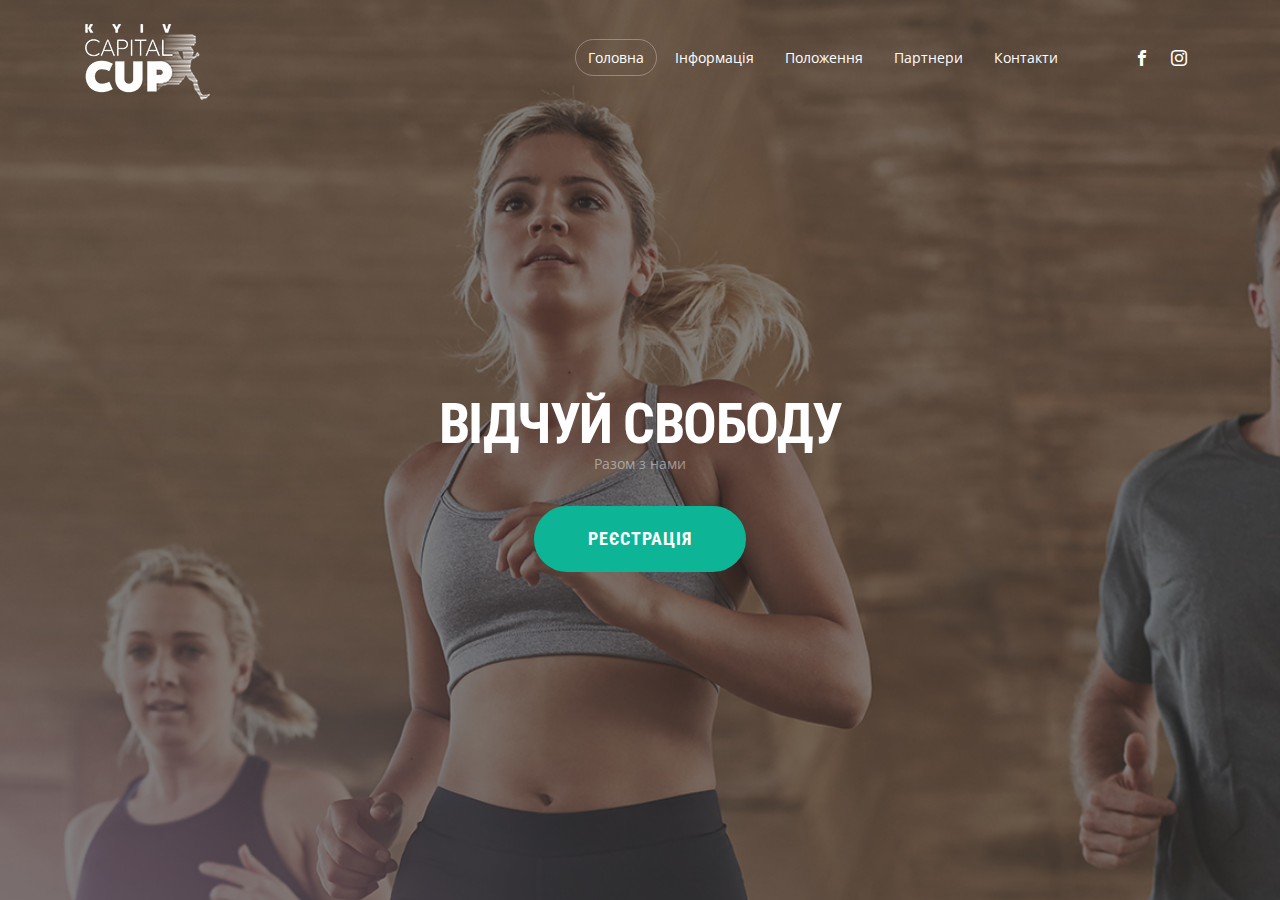
<file: index.html>
<!DOCTYPE html>
<html>
	<head>
		<title>Kyiv Capital Cup</title>
		<meta charset="utf-8">
		<meta name="viewport" content="width=1150">
		<link href="css/style.css" media="screen, projection" rel="stylesheet" type="text/css" />
		<link href="https://fonts.googleapis.com/css?family=Open+Sans:300,400,600,700,800" rel="stylesheet">
		<link href="https://fonts.googleapis.com/css?family=Roboto+Condensed:300,400,700" rel="stylesheet">
		<script type="text/javascript" src="js/jquery-1.8.2.min.js"></script>
	</head>
	<body>
		<div class="header index-header">
			<div class="nav">
				<div class="container">
					<div class="logo">
						<a href="index.html" class="logo__link"></a>
					</div>
					<div class="nav-list">
						<div class="nav-list-item">
							<a href="index.html" class="nav-list-item__link nav-list-item__link_active">
								Головна
							</a>
						</div>
						<div class="nav-list-item">
							<a href="information.html" class="nav-list-item__link">
								Інформація
							</a>
						</div>
						<div class="nav-list-item">
							<a href="bulletin.html" class="nav-list-item__link">
								Положення
							</a>
						</div>
						<div class="nav-list-item">
							<a href="partners.html" class="nav-list-item__link">
								Партнери
							</a>
						</div>
						<div class="nav-list-item">
							<a href="contacts.html" class="nav-list-item__link">
								Контакти
							</a>
						</div>
						<div class="social-btns">
							<div class="nav-list-item">
								<a href="#" class="nav-list-item__link social-btn__link icon-facebook"></a>
							</div>
							<div class="nav-list-item">
								<a href="#" class="nav-list-item__link social-btn__link icon-instagram"></a>
							</div>
						</div>
					</div>
				</div>
			</div>
			<div id="slideshow">
				<img src="img/slide1.jpg" alt="Начни бегать вместе с нами">
				<img src="img/slide2.jpg" alt="Почувствуй свободу">
				<img src="img/slide1.jpg" alt="Начни бегать вместе с нами">
				<img src="img/slide2.jpg" alt="Почувствуй свободу">
				<img src="img/slide1.jpg" alt="Начни бегать вместе с нами">
				<img src="img/slide2.jpg" alt="Почувствуй свободу">
				<img src="img/slide1.jpg" alt="Начни бегать вместе с нами">
				<img src="img/slide2.jpg" alt="Почувствуй свободу">
				<img src="img/slide1.jpg" alt="Начни бегать вместе с нами">
				<img src="img/slide2.jpg" alt="Почувствуй свободу">
			</div>
			<div class="slideshow-info">
				<div class="container">
					<div class="slideshow-title">
						Відчуй свободу
					</div>
					<div class="slideshow-pre-title">
						Разом з нами
					</div>
					<a href="https://docs.google.com/forms/d/1hPZ7Bz1BCmd3DOiUC5ZA4RnTbBtJMZm2D9vdW48Oejo/viewform?edit_requested=true" target="_blank" class="slideshow-registration-btn">
						Реєстрація
					</a>
				</div>
			</div>
			<!-- <div class="social-btn">
				<div class="container">
					<a href="#" class="social-btn__link icon-facebook"></a>
					<a href="#" class="social-btn__link icon-instagram"></a>
				</div>
			</div> -->
		</div>
		<script type="text/javascript" src="js/kenburns.js"></script>
	</body>
</html>
</file>
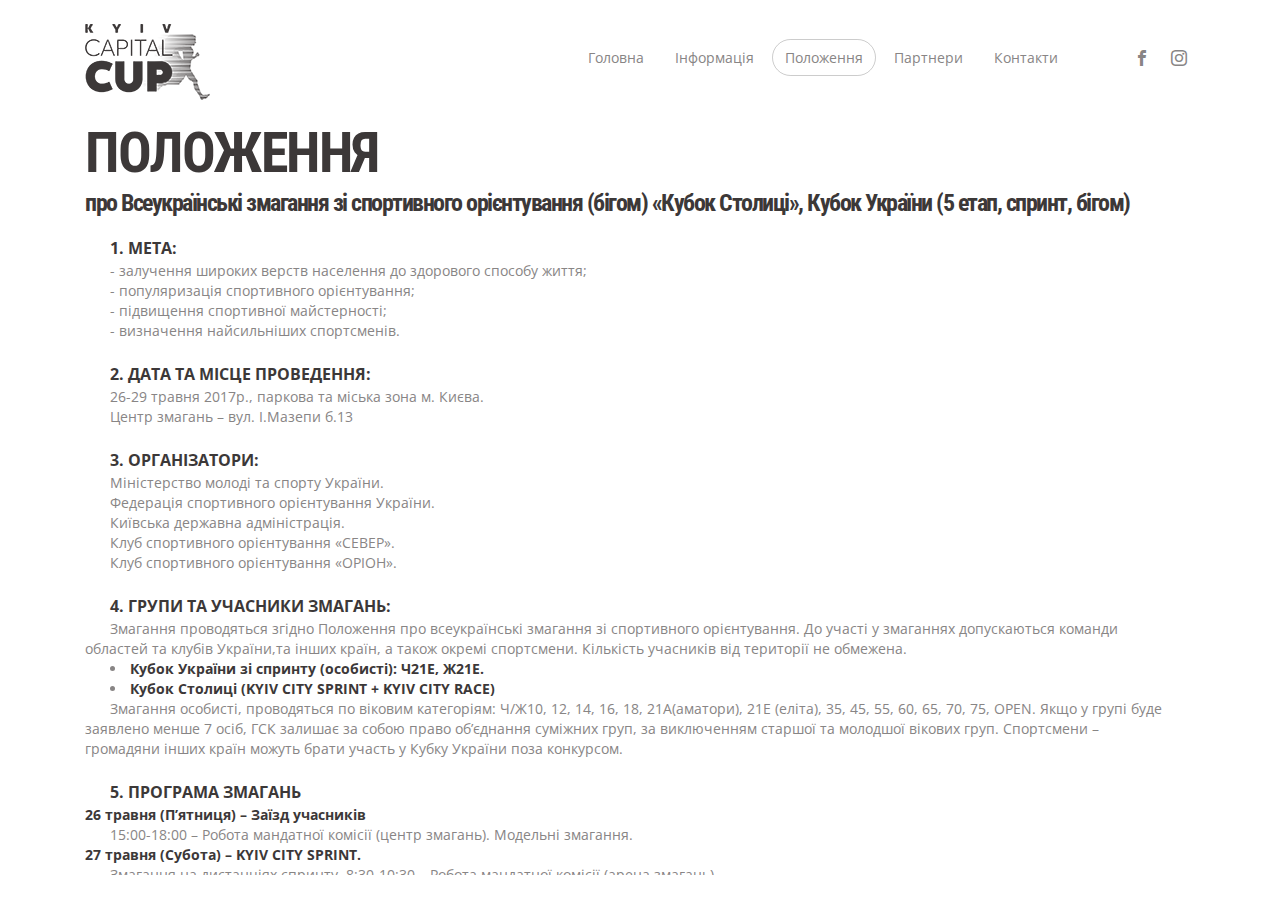
<file: bulletin.html>
<!DOCTYPE html>
<html>
	<head>
		<title>Положення - Kyiv Capital Cup</title>
		<meta charset="utf-8">
		<meta name="viewport" content="width=1150">
		<link href="css/bulletin.css" media="screen, projection" rel="stylesheet" type="text/css" />
		<link href="https://fonts.googleapis.com/css?family=Open+Sans:300,400,600,700,800" rel="stylesheet">
		<link href="https://fonts.googleapis.com/css?family=Roboto+Condensed:300,400,700" rel="stylesheet">
		<script type="text/javascript" src="js/jquery-1.8.2.min.js"></script>
	</head>
	<body>
		<div class="header">
			<div class="nav">
				<div class="container">
					<div class="logo">
						<a href="index.html" class="logo__link"></a>
					</div>
					<div class="nav-list">
						<div class="nav-list-item">
							<a href="index.html" class="nav-list-item__link">
								Головна
							</a>
						</div>
						<div class="nav-list-item">
							<a href="information.html" class="nav-list-item__link">
								Інформація
							</a>
						</div>
						<div class="nav-list-item">
							<a href="bulletin.html" class="nav-list-item__link nav-list-item__link_active">
								Положення
							</a>
						</div>
						<div class="nav-list-item">
							<a href="partners.html" class="nav-list-item__link">
								Партнери
							</a>
						</div>
						<div class="nav-list-item">
							<a href="contacts.html" class="nav-list-item__link">
								Контакти
							</a>
						</div>
						<div class="social-btns">
							<div class="nav-list-item">
								<a href="#" class="nav-list-item__link social-btn__link icon-facebook"></a>
							</div>
							<div class="nav-list-item">
								<a href="#" class="nav-list-item__link social-btn__link icon-instagram"></a>
							</div>
						</div>
					</div>
				</div>
			</div>
		</div>
		<div class="content">
			<div class="container">
				<div class="bulletin-title">
					Положення
				</div>
				<div class="bulletin-pre-title">
					про Всеукраїнські змагання зі спортивного орієнтування (бігом) «Кубок Столиці», Кубок України  (5 етап, спринт, бігом) 
				</div>
				<div class="bulletin-text">
					<div>
						<h3>
							1. МЕТА:
						</h3>
						<ul>
							<li>
								- залучення широких верств населення до здорового способу життя;
							</li>
							<li>
								- популяризація спортивного орієнтування;
							</li>
							<li>
								- підвищення спортивної майстерності;
							</li>
							<li>
								- визначення найсильніших спортсменів.
							</li>
						</ul>
					</div>
					<div>
						<h3>
							2. ДАТА ТА МІСЦЕ ПРОВЕДЕННЯ:
						</h3>
						<p>
							26-29 травня 2017р., паркова та міська зона м. Києва.
						</p>
						<p>
							Центр змагань – вул. І.Мазепи б.13 
						</p>
					</div>
					<div>
						<h3>
							3. ОРГАНІЗАТОРИ:
						</h3>
						<p>
							Міністерство молоді та спорту України.
						</p>
						<p>
							Федерація спортивного орієнтування України.
						</p>
						<p>
							Київська державна адміністрація.
						</p>
						<p>
							Клуб спортивного орієнтування «СЕВЕР».
						</p>
						<p>
							Клуб спортивного орієнтування «ОРІОН».
						</p>
					</div>
					<div>
						<h3>
							4. ГРУПИ ТА УЧАСНИКИ ЗМАГАНЬ:
						</h3> 
						<p>
							Змагання проводяться згідно Положення про всеукраїнські змагання зі спортивного орієнтування. До участі у змаганнях допускаються команди областей та клубів України,та інших країн, а також окремі спортсмени. Кількість учасників від території не обмежена.
						</p>
						<ul type="disk">
							<li>
								<b>Кубок України зі спринту (особисті): Ч21Е, Ж21Е.</b>
							</li>
							<li>
								<b>Кубок Столиці (KYIV CITY SPRINT + KYIV CITY RACE)</b>
							</li>
						</ul>
						<p>
							Змагання особисті, проводяться по віковим категоріям: Ч/Ж10, 12, 14, 16, 18, 21А(аматори),  21Е (еліта), 35, 45, 55, 60, 65, 70, 75, OPEN. Якщо у групі буде заявлено менше 7 осіб, ГСК залишає за собою право об’єднання суміжних груп, за виключенням старшої та молодшої вікових груп. Спортсмени – громадяни інших країн можуть брати участь у Кубку України поза конкурсом. 
						</p>
					</div>
					<div>
						<h3>
							5. ПРОГРАМА ЗМАГАНЬ
						</h3>
						<b>26 травня (П’ятниця) – Заїзд учасників</b>
						<p>
							15:00-18:00 – Робота мандатної комісії (центр змагань). Модельні змагання.
						</p>
						<b>
							27 травня (Субота) – KYIV CITY SPRINT.
						</b>
						<p>
							Змагання на дистанціях спринту. 8:30-10:30 – Робота мандатної комісії (арена змагань).
						</p>
						<p>
							12:00 – Старт змагань у заданому напрямку на спринтерських дистанціях.
						</p>
						<p>
							14:00 – Церемонія нагородження переможців та призерів.
						</p>
						<b>
							28 травня (Неділя) – KYIV CITY RACE. Змагання на подовжених дистанціях.
						</b>
						<p>
							9:30-10:30 – Робота мандатної комісії. Додаткова реєстрація нових учасників на арені змагань.
						</p>
						<p>
							11:00 – Старт змагань у заданому напрямку на подовжених дистанціях.
						</p>
						<p>
							14:30 – Церемонія нагородження, закриття змагань (арена змагань).
						</p>
						<p>
							15:00 – Розіграш лотереї та призів від спонсорів.
						</p>
						<b>
							29 травня (Понеділок) – Роз’їзд учасників змагань.
						</b>
					</div>
					<div>
						<h3>
							6. ВІДМІТКА
						</h3>
						<p>
							На змаганнях буде застосована електронна відмітка SportIdent. ​Увага! ​Чіпи Sporttime (одеські) не обслуговуються. Моделі SI10 та 11 обслуговуються. Учасники вносять номер власного чіпу у форму он-лайн заявки або сплачують оренду чіпів додатково до сплати стартового внеску за всі дні у розмірі: 10 грн. для групп: Ч/Ж 10-18, Ж55, Ч/Ж60-75, та 20 грн. всі інші.
						</p> 
						<br>
						<p>
							Компенсація за втрату чіпа складає 1000 грн.
						</p>
					</div>
					<div>
						<h3>
							7. ВИЗНАЧЕННЯ РЕЗУЛЬТАТІВ
						</h3>
						<p>
							Результат учасника у групі визначається за найбільшою кількістю очок.
						</p>
						<p>
							Очки за один вид змагань нараховуються за формулою:  2000-1000х(час учасника/час переможця), якщо 1000 х (час учасника/час переможця) >або =1999, то Очки учасника = 1.
						</p>
						<p>
							Тобто, переможець отримує 1000 балів, всі інші учасники отримують пропорційно від часу переможця від 999 до 2 балів.
						</p>
						<p>
							Результат учасника у заліку «Кубка Столиці» визначається за найбільшою сумою очок, набраних у двох видах програми.
						</p>
					</div>
					<div>
						<h3>
							8. ЗАЯВКИ
						</h3>
						<p>
							<b>Попередні іменні заявки</b> ​на участь у змаганнях мають досягнути організаторів змагань не пізніше 22:00 ​<b>23 травня 2017р​.</b>
						</p>
						<p>
							Для попередніх заявок відкрито дві форми:
						</p>
						<p>
							Реєстрація учасників груп Ч/Ж 21Е на сторінці:​ <a href="http://orientsumy.com.ua/index.php" target="_blank">http://orientsumy.com.ua/index.php</a>
						</p>
						<p>
							Реєстрація всіх інших груп за формою:  <a href="https://docs.google.com/forms/d/1hPZ7Bz1BCmd3DOiUC5ZA4RnTbBtJMZm2D9vdW48Oejo/edit#responses" target="_blank">https://docs.google.com/forms/d/1hPZ7Bz1BCmd3DOiUC5ZA4RnTbBtJMZm2D9vdW48Oejo/edit#responses</a>
						</p>
						<p>
							<b>При виникненні проблем з онлайн-заявкою, можливо зареєструватись, відправивши листа з інформацією на e-mail: ​<a href="mailto:orionkiev2014@gmail.com">orionkiev2014@gmail.com</a> ​або за телефоном: <a href="tel:380674475623">+38 067447 56 23</a>.</b>
						</p>
						<p>
							Після вказаного терміну заявки приймаються тільки в групу OPEN​, а оплата здійснюється на арені змагань за умовою: наявності вільних  карт, старт в кінці протоколу.
						</p>
						<p>
							<b>Іменні заявки​</b>, що затверджені керівником структурного підрозділу з питань фізичної культури та спорту обласної державної адміністрації або клубів, та завірені медичною установою або спортивним диспансером подаються безпосередньо до мандатної комісії.
						</p>
						<p>
							Усі учасники повинні мати страховий поліс.
						</p>
					</div>
					<div>
						<h3>
							9. ЗАЯВОЧНІ ВНЕСКИ ЗА ДВА ВИДИ ЗМАГАНЬ
						</h3>
						<p>
							Стартовий внесок враховує участь у двох змагальних днях.
						</p>
						<p>
							При участі у одному дні змагань - внесок 50%.
						</p>
						<p>
							<b>Розмір стартового внеску залежить від часу оплати, а не від часу реєстрації на сайті!</b>
						</p>
						<table>
							<tr>
								<th>
									Вікові групи
								</th>
								<th>
									Оплата до 31.03.2017р. <br>(включно)
								</th>
								<th>
									Оплата до 22:00 23.05.2017р.
								</th>
								<th>
									Оплата на арені змагань <br>(за наявністю вільних карт)
								</th>
								<th>
									Оренда чіпа <br>(2 дні)
								</th>
							</tr>
							<tr>
								<th>
									Ч/Ж10, 12, 14, 16, 18, 60, 65, 70, 75, Ж55
								</th>
								<th>
									80 грн.
								</th>
								<th>
									100 грн.
								</th>
								<th>
									120 грн.
								</th>
								<th>
									10
								</th>
							</tr>
							<tr>
								<th>
									OPEN
								</th>
								<th>
									120 грн.
								</th>
								<th>
									150 грн.
								</th>
								<th>
									200 грн.
								</th>
								<th>
									20
								</th>
							</tr>
							<tr>
								<th>
									ЧЖ 21А, 21Е, 35, 45, Ч55
								</th>
								<th>
									140 грн.
								</th>
								<th>
									170 грн.
								</th>
								<th>
									220 грн.
								</th>
								<th>
									20
								</th>
							</tr>
							<tr>
								<th>
									Сім’я з 3 і більшеосіб
								</th>
								<th colspan="4">
									один максимальний внесок за всіх за кожний день змагань 
								</th>
							</tr>
							<tr>
								<th colspan="5">
									При заявці від клубу більше 10 учасників, наймолодший учасник бере участь безкоштовно. 
								</th>
							</tr>
						</table>
						<p>
							<b>*УВАГА!</b> За внесення змін у попередній заявці на арені змагань додатково вноситься компенсаційний внесок у розмірі 10 грн. за кожну зміну. При відмовівідучастіузмаганнях повертається 50% стартового внеску.
						</p>
						<p>
							<b>
								Оплата стартового внеску:
							</b>
						</p>
						<p>
							Стартовий внесок та оренду чіпів можна сплатити до 22:00 23.05.2017, поповнивши картковий рахунок:
						</p>
						<b>
							ПАТ Приватбанк № 5168 7555 0115 0656 Рудич Людмила Василівна.
						</b>
						<p>
							Зробити це можна одним з наступних способів:
						</p>
						<p>
							1.У відділеннях Приватбанку через касу або термінал самообслуговування (тільки Приватбанку).
						</p>
						<p>
							2. У системі Приват24 (для власників карт Приватбанку).
						</p>
						<p>
							<b>ВАЖЛИВО!</b> ​Після поповнення рахунку необхідно надіслати повідомлення на номер телефону ​+38 067 447 56 23 ​або електронною поштою за адресою: 
						</p>
						<p>
							<a href="mailto:orionkiev2014@gmail.com​">orionkiev2014@gmail.com​</a>, в якому зазначити прізвище та ім`я учасника, групу, суму оплати та дату поповнення рахунку і додатково час оплати!
						</p>
						<p>
							Приклад повідомлення:
						</p>
						<p>
							<b>
								Петренко Марія, Ж12, старт+чіп 80+10 грн, 10.03.2017, 16:30.
							</b>
						</p> 
					</div>
					<div>
						<h3>
							10. ФІНАНСУВАННЯ
						</h3> 
						<p>
							Витрати пов'язані з відрядженням команд (проїзд в обох напрямках, добові в дорозі, харчування, розміщення, збереження заробітної плати) – за рахунок організацій, що відряджають. Витрати пов'язані з проведенням та організацією змагань здійснюється за рахунок заявочних внесків та коштів, залучених організаторами змагань. 
						</p>
					</div>
					<div>
						<h3>
							11. НАРОГОДЖЕННЯ
						</h3>
						<p>
							Преможці та призери кожного дня нагороджуються пам'ятними медалями та дипломами​. ​Переможці та призери «Кубка Столиці» (за сумою балів «KYIV CITY SPRINT» та «KYIV CITY RACE») нагороджуються цінними призами та дипломами.
						</p>
						<p>
							Спортсмени, які не з’являються на церемонію нагородження, нагороди не отримують.
						</p>
					</div>
					<div>
						<h3>
							Спонсори та партнери:
						</h3>
						<p>
							Організатори змагань відкриті до співпраці з усіма можливими партнерами.
						</p>
						<p>
							З питань продажу та реклами на арені змагань звертатись до організаторів змагань за телефоном: <a href="tel:380668500964">+380668500964</a>; <a href="tel:380938272238">+380938272238</a>, або е-mail: <a href="mailto:sever-club@list.ru ">sever-club@list.ru</a>
						</p>
					</div>
					<div>
						<span>
							Це Положення є викликом на змагання! 
						</span> 
					</div>
				</div>
			</div>
		</div>
	</body>
</html>
</file>
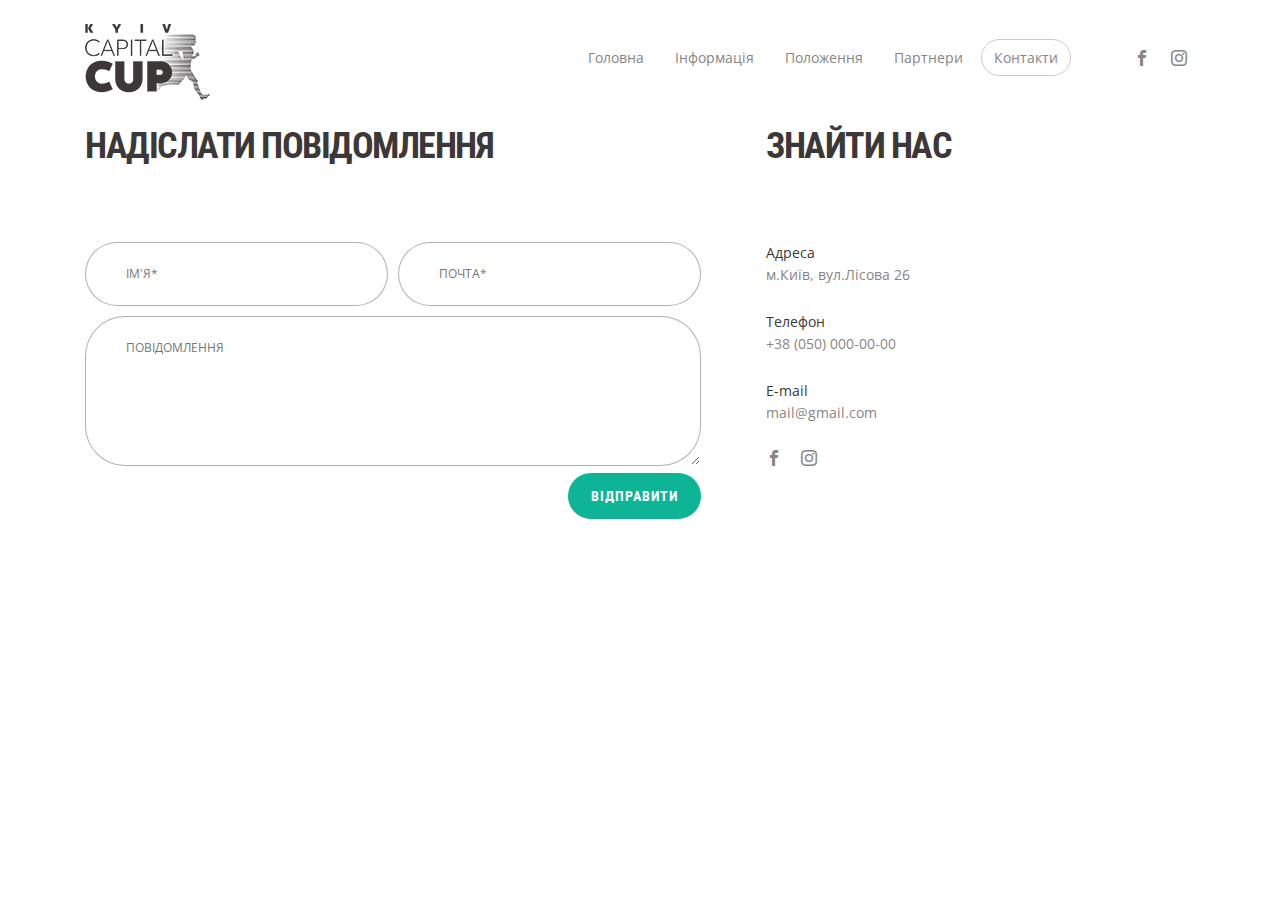
<file: contacts.html>
<!DOCTYPE html>
<html>
	<head>
		<title>Контакти - Kyiv Capital Cup</title>
		<meta charset="utf-8">
		<meta name="viewport" content="width=1150">
		<link href="css/contacts.css" media="screen, projection" rel="stylesheet" type="text/css" />
		<link href="https://fonts.googleapis.com/css?family=Open+Sans:300,400,600,700,800" rel="stylesheet">
		<link href="https://fonts.googleapis.com/css?family=Roboto+Condensed:300,400,700" rel="stylesheet">
		<script type="text/javascript" src="js/jquery-1.8.2.min.js"></script>
	</head>
	<body>
		<div class="header">
			<div class="nav">
				<div class="container">
					<div class="logo">
						<a href="index.html" class="logo__link"></a>
					</div>
					<div class="nav-list">
						<div class="nav-list-item">
							<a href="index.html" class="nav-list-item__link">
								Головна
							</a>
						</div>
						<div class="nav-list-item">
							<a href="information.html" class="nav-list-item__link">
								Інформація
							</a>
						</div>
						<div class="nav-list-item">
							<a href="bulletin.html" class="nav-list-item__link">
								Положення
							</a>
						</div>
						<div class="nav-list-item">
							<a href="partners.html" class="nav-list-item__link">
								Партнери
							</a>
						</div>
						<div class="nav-list-item">
							<a href="contacts.html" class="nav-list-item__link nav-list-item__link_active">
								Контакти
							</a>
						</div>
						<div class="social-btns">
							<div class="nav-list-item">
								<a href="#" class="nav-list-item__link social-btn__link icon-facebook"></a>
							</div>
							<div class="nav-list-item">
								<a href="#" class="nav-list-item__link social-btn__link icon-instagram"></a>
							</div>
						</div>
					</div>
				</div>
			</div>
		</div>
		<div class="content">
			<div class="container">
				<div class="column left">
					<div class="contacts-title">
						Надіслати повідомлення
					</div>
					<div class="contacts-form">
						<form action="message.php" method="post">
							<input type="text" name="name" placeholder="Ім'я*" required>
							<input type="text" name="email" placeholder="Почта*" required>
							<textarea name="message" placeholder="Повідомлення"></textarea>
							<input type="submit" value="Відправити">
						</form>
					</div>
				</div>
				<div class="column right">
					<div class="contacts-title">
						Знайти нас
					</div>
					<div class="contacts-info">
						<div class="contacts-info-block">
							<div class="contacts-info-block-title">
								Адреса
							</div>
							<div class="contacts-info-block-content">
								м.Київ, вул.Лісова 26
							</div>
						</div>
						<div class="contacts-info-block">
							<div class="contacts-info-block-title">
								Телефон
							</div>
							<div class="contacts-info-block-content">
								<a href="tel:+380500000000">+38 (050) 000-00-00</a>
							</div>
						</div>
						<div class="contacts-info-block">
							<div class="contacts-info-block-title">
								E-mail
							</div>
							<div class="contacts-info-block-content">
								<a href="mailto:mail@gmail.com">mail@gmail.com</a>
							</div>
						</div>
						<div class="contacts-info-block">
							<a href="#" class="social-btn__link icon-facebook"></a>
							<a href="#" class="social-btn__link icon-instagram"></a>
						</div>
					</div>
				</div>
			</div>
		</div>
	</body>
</html>
</file>
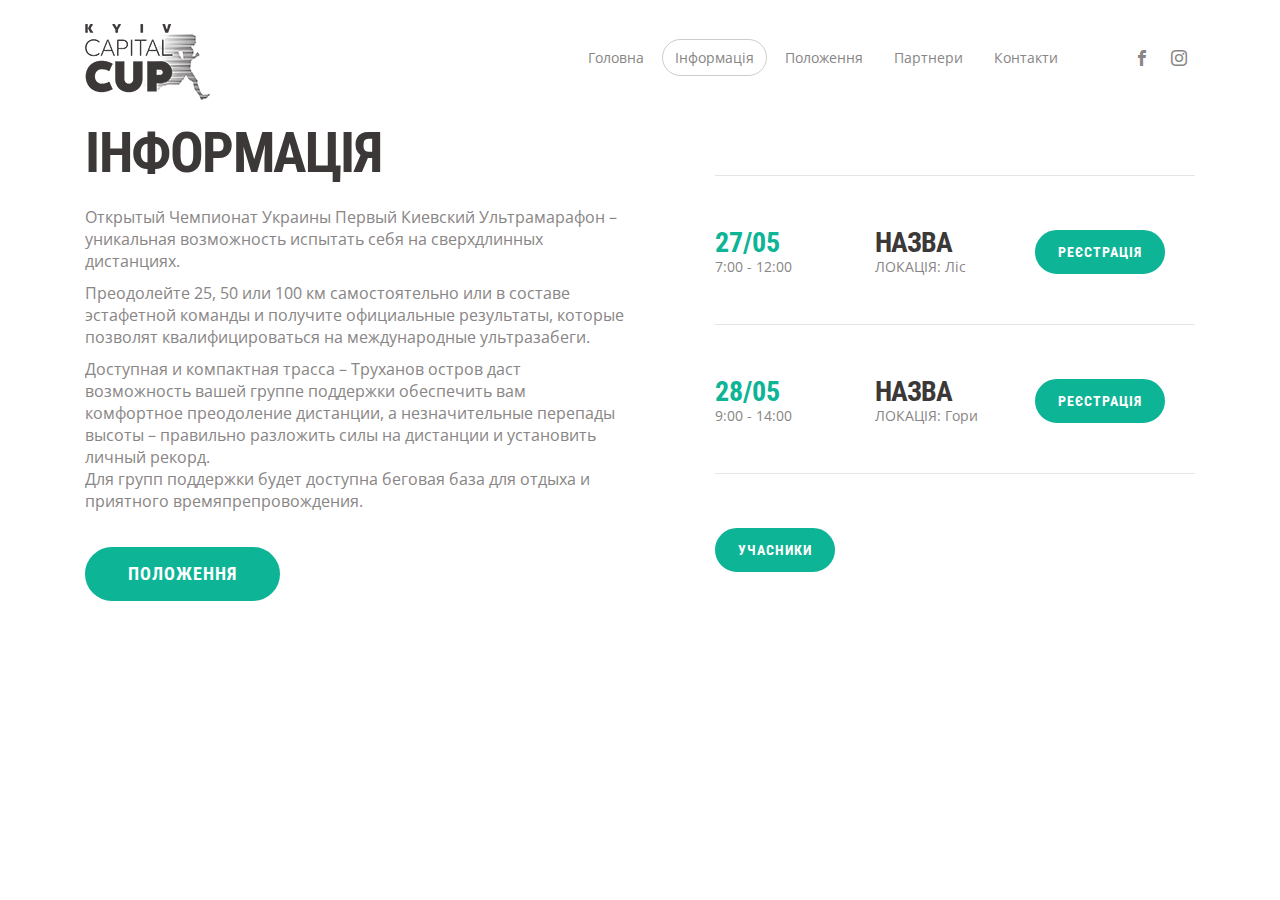
<file: information.html>
<!DOCTYPE html>
<html>
	<head>
		<title>Інформація - Kyiv Capital Cup</title>
		<meta charset="utf-8">
		<meta name="viewport" content="width=1150">
		<link href="css/information.css" media="screen, projection" rel="stylesheet" type="text/css" />
		<link href="https://fonts.googleapis.com/css?family=Open+Sans:300,400,600,700,800" rel="stylesheet">
		<link href="https://fonts.googleapis.com/css?family=Roboto+Condensed:300,400,700" rel="stylesheet">
		<script type="text/javascript" src="js/jquery-1.8.2.min.js"></script>
	</head>
	<body>
		<div class="header">
			<div class="nav">
				<div class="container">
					<div class="logo">
						<a href="index.html" class="logo__link"></a>
					</div>
					<div class="nav-list">
						<div class="nav-list-item">
							<a href="index.html" class="nav-list-item__link">
								Головна
							</a>
						</div>
						<div class="nav-list-item">
							<a href="information.html" class="nav-list-item__link nav-list-item__link_active">
								Інформація
							</a>
						</div>
						<div class="nav-list-item">
							<a href="bulletin.html" class="nav-list-item__link">
								Положення
							</a>
						</div>
						<div class="nav-list-item">
							<a href="partners.html" class="nav-list-item__link">
								Партнери
							</a>
						</div>
						<div class="nav-list-item">
							<a href="contacts.html" class="nav-list-item__link">
								Контакти
							</a>
						</div>
						<div class="social-btns">
							<div class="nav-list-item">
								<a href="#" class="nav-list-item__link social-btn__link icon-facebook"></a>
							</div>
							<div class="nav-list-item">
								<a href="#" class="nav-list-item__link social-btn__link icon-instagram"></a>
							</div>
						</div>
					</div>
				</div>
			</div>
		</div>
		<div class="content">
			<div class="container">
				<div class="column left">
					<div class="information-title">
						Інформація
					</div>
					<div class="information-text">
						<p>
							Открытый Чемпионат Украины Первый Киевский Ультрамарафон – уникальная возможность испытать себя на сверхдлинных дистанциях.
						</p>
						<p>
							Преодолейте 25, 50 или 100 км самостоятельно или в составе эстафетной команды и получите официальные результаты, которые позволят квалифицироваться на международные ультразабеги.
						</p>
						<p>
							Доступная и компактная трасса – Труханов остров даст возможность вашей группе поддержки обеспечить вам комфортное преодоление дистанции, а незначительные перепады высоты – правильно разложить силы на дистанции и установить личный рекорд.<br>Для групп поддержки будет доступна беговая база для отдыха и приятного времяпрепровождения.
						</p>
					</div>
					<div class="information-btn">
						<a href="bulletin.html" class="information-btn__link">
							Положення
						</a>
					</div>
				</div>
				<div class="column right">
					<div class="information-info-wrap">
						<div class="information-info-block">
							<div class="information-info-btn">
								<a href="https://docs.google.com/forms/d/1hPZ7Bz1BCmd3DOiUC5ZA4RnTbBtJMZm2D9vdW48Oejo/viewform?edit_requested=true" target="_blank" class="information-info-btn__link">
									Реєстрація
								</a>
							</div>
							<div class="information-info-content">
								<div class="information-info-content-name">
									Назва
								</div>
								<div class="information-info-content-location">
									<span>Локація:</span> Ліс
								</div>
							</div>
							<div class="information-info-date">
								<div class="information-info-date-day">
									27/05
								</div>
								<div class="information-info-date-time">
									7:00 - 12:00
								</div>
							</div>
						</div>
						<div class="information-info-block">
							<div class="information-info-btn">
								<a href="https://docs.google.com/forms/d/1hPZ7Bz1BCmd3DOiUC5ZA4RnTbBtJMZm2D9vdW48Oejo/viewform?edit_requested=true" target="_blank" class="information-info-btn__link">
									Реєстрація
								</a>
							</div>
							<div class="information-info-content">
								<div class="information-info-content-name">
									Назва
								</div>
								<div class="information-info-content-location">
									<span>Локація:</span> Гори
								</div>
							</div>
							<div class="information-info-date">
								<div class="information-info-date-day">
									28/05
								</div>
								<div class="information-info-date-time">
									9:00 - 14:00
								</div>
							</div>
						</div>
						<div class="information-info-block">
							<a href="#" target="_blank" class="information-info-btn__link">
								Учасники
							</a>
						</div>
					</div>
				</div>
			</div>
		</div>
	</body>
</html>
</file>
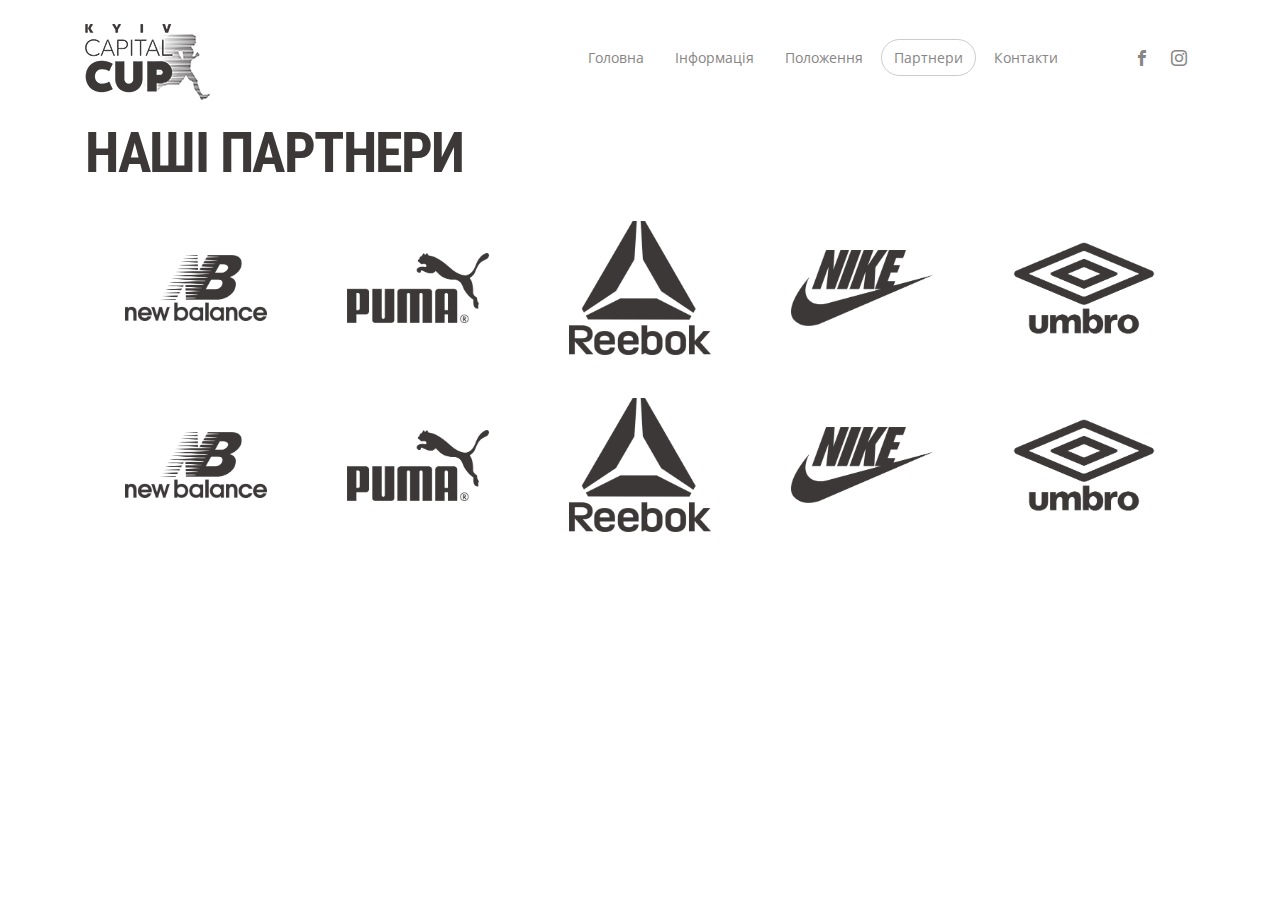
<file: partners.html>
<!DOCTYPE html>
<html>
	<head>
		<title>Партнери - Kyiv Capital Cup</title>
		<meta charset="utf-8">
		<meta name="viewport" content="width=1150">
		<link href="css/partners.css" media="screen, projection" rel="stylesheet" type="text/css" />
		<link href="https://fonts.googleapis.com/css?family=Open+Sans:300,400,600,700,800" rel="stylesheet">
		<link href="https://fonts.googleapis.com/css?family=Roboto+Condensed:300,400,700" rel="stylesheet">
		<script type="text/javascript" src="js/jquery-1.8.2.min.js"></script>
	</head>
	<body>
		<div class="header">
			<div class="nav">
				<div class="container">
					<div class="logo">
						<a href="index.html" class="logo__link"></a>
					</div>
					<div class="nav-list">
						<div class="nav-list-item">
							<a href="index.html" class="nav-list-item__link">
								Головна
							</a>
						</div>
						<div class="nav-list-item">
							<a href="information.html" class="nav-list-item__link">
								Інформація
							</a>
						</div>
						<div class="nav-list-item">
							<a href="bulletin.html" class="nav-list-item__link">
								Положення
							</a>
						</div>
						<div class="nav-list-item">
							<a href="partners.html" class="nav-list-item__link nav-list-item__link_active">
								Партнери
							</a>
						</div>
						<div class="nav-list-item">
							<a href="contacts.html" class="nav-list-item__link">
								Контакти
							</a>
						</div>
						<div class="social-btns">
							<div class="nav-list-item">
								<a href="#" class="nav-list-item__link social-btn__link icon-facebook"></a>
							</div>
							<div class="nav-list-item">
								<a href="#" class="nav-list-item__link social-btn__link icon-instagram"></a>
							</div>
						</div>
					</div>
				</div>
			</div>
		</div>
		<div class="content">
			<div class="container">
				<div class="partners-title">
					Наші партнери
				</div>
				<div class="partners-icons">
					<div class="partners-icon-block">
						<a href="#" class="partners-icon-block__link">
							<img src="img/partners/new_balance.png" alt="">
						</a>
					</div>
					<div class="partners-icon-block">
						<a href="#" class="partners-icon-block__link">
							<img src="img/partners/puma.png" alt="">
						</a>
					</div>
					<div class="partners-icon-block">
						<a href="#" class="partners-icon-block__link">
							<img src="img/partners/reebok.png" alt="">
						</a>
					</div>
					<div class="partners-icon-block">
						<a href="#" class="partners-icon-block__link">
							<img src="img/partners/nike.png" alt="">
						</a>
					</div>
					<div class="partners-icon-block">
						<a href="#" class="partners-icon-block__link">
							<img src="img/partners/umbro.png" alt="">
						</a>
					</div>
					<div class="partners-icon-block">
						<a href="#" class="partners-icon-block__link">
							<img src="img/partners/new_balance.png" alt="">
						</a>
					</div>
					<div class="partners-icon-block">
						<a href="#" class="partners-icon-block__link">
							<img src="img/partners/puma.png" alt="">
						</a>
					</div>
					<div class="partners-icon-block">
						<a href="#" class="partners-icon-block__link">
							<img src="img/partners/reebok.png" alt="">
						</a>
					</div>
					<div class="partners-icon-block">
						<a href="#" class="partners-icon-block__link">
							<img src="img/partners/nike.png" alt="">
						</a>
					</div>
					<div class="partners-icon-block">
						<a href="#" class="partners-icon-block__link">
							<img src="img/partners/umbro.png" alt="">
						</a>
					</div>
				</div>
			</div>
		</div>
	</body>
</html>
</file>
<file: css/style.css>
html, body, div, span, applet, object, iframe,
h1, h2, h3, h4, h5, h6, p, blockquote, pre,
a, abbr, acronym, address, big, cite, code,
del, dfn, em, img, ins, kbd, q, s, samp,
small, strike, strong, sub, sup, tt, var,
b, u, i, center,
dl, dt, dd, ol, ul, li,
fieldset, form, label, legend,
table, caption, tbody, tfoot, thead, tr, th, td,
article, aside, canvas, details, embed,
figure, figcaption, footer, header, hgroup,
menu, nav, output, ruby, section, summary,
time, mark, audio, video {
  margin: 0;
  padding: 0;
  border: 0;
  font: inherit;
  font-size: 100%;
  vertical-align: baseline;
}

html {
  line-height: 1;
}

ol, ul {
  list-style: none;
}

table {
  border-collapse: collapse;
  border-spacing: 0;
}

caption, th, td {
  text-align: left;
  font-weight: normal;
  vertical-align: middle;
}

q, blockquote {
  quotes: none;
}
q:before, q:after, blockquote:before, blockquote:after {
  content: "";
  content: none;
}

a img {
  border: none;
}

article, aside, details, figcaption, figure, footer, header, hgroup, main, menu, nav, section, summary {
  display: block;
}

/* buttons */
/* index font color */
/* all page font color */
/* all page title color */
/* scroll color inactive */
.left {
  float: left;
}

.right {
  float: right;
}

@font-face {
  font-family: 'icomoon';
  font-weight: normal;
  font-style: normal;
  src: url("../fonts/icomoon.eot?5x34nn");
  src: url("../fonts/icomoon.eot?5x34nn#iefix") format("embedded-opentype"), url("../fonts/icomoon.ttf?5x34nn") format("truetype"), url("../fonts/icomoon.woff?5x34nn") format("woff"), url("../fonts/icomoon.svg?5x34nn#icomoon") format("svg");
}
[class^='icon-'], [class*=' icon-'] {
  /* use !important to prevent issues with browser extensions that change fonts */
  font-family: 'icomoon' !important;
  font-weight: normal;
  font-style: normal;
  font-variant: normal;
  line-height: 1;
  text-transform: none;
  speak: none;
  /* Better Font Rendering =========== */
  -webkit-font-smoothing: antialiased;
  -moz-osx-font-smoothing: grayscale;
}

.icon-vk:before {
  content: '\e900';
}

.icon-facebook:before {
  content: '\ea90';
}

.icon-instagram:before {
  content: '\ea92';
}

body {
  min-width: 1150px;
  /*font-family: 'Oswald', sans-serif;*/
  background: #ffffff;
}

.container {
  position: relative;
  width: 1110px;
  margin: 0 auto;
}

/* HEADER START */
.header {
  position: relative;
  z-index: 2;
  height: 100px;
}

.logo {
  position: relative;
  z-index: 2;
  float: left;
  margin-top: 24px;
}

.logo__link {
  display: block;
  width: 125px;
  height: 76px;
  background: url(../img/logo.png) top center no-repeat;
  background-size: 100%;
}

.index-header .logo__link {
  background: url(../img/logo2.png) top center no-repeat;
}

.nav {
  position: absolute;
  /*overflow: auto;*/
  width: 100%;
}

.nav-list {
  position: relative;
  z-index: 2;
  float: right;
  margin-top: 50px;
  margin-bottom: 30px;
}

.nav-list-item {
  float: left;
  margin-left: 5px;
}

.nav-list-item__link {
  font-family: 'Open Sans', sans-serif;
  font-size: 14px;
  padding: 8px 12px;
  transition: .3s;
  text-decoration: none;
  color: #888585;
  border: 1px solid transparent;
  border-radius: 30px;
}

.index-header .nav-list-item__link {
  color: #ffffff;
}

.nav-list-item__link {
  color: #888585;
}

.nav-list-item__link:hover, .nav-list-item__link_active {
  border-color: rgba(0, 0, 0, 0.2);
}

.index-header .nav-list-item__link:hover, .index-header .nav-list-item__link_active {
  border-color: rgba(255, 255, 255, 0.3);
}

.slideshow-info {
  position: absolute;
  z-index: 2;
  top: 44vh;
  width: 100%;
  text-align: center;
}

.slideshow-title {
  font-family: 'Roboto Condensed', sans-serif;
  font-size: 56px;
  font-weight: 700;
  position: relative;
  letter-spacing: -1.5px;
  text-transform: uppercase;
  color: #ffffff;
}

.slideshow-pre-title {
  font-family: 'Open Sans', sans-serif;
  font-size: 14px;
  font-weight: 400;
  position: relative;
  margin-top: 5px;
  color: rgba(255, 255, 255, 0.45);
}

.slideshow-registration-btn {
  font-family: 'Roboto Condensed', sans-serif;
  font-size: 18px;
  font-weight: 700;
  position: relative;
  display: inline-block;
  margin-top: 35px;
  padding: 20px 50px;
  transition: .3s;
  text-decoration: none;
  letter-spacing: 1px;
  text-transform: uppercase;
  color: #ffffff;
  border: 4px solid #0db496;
  border-radius: 35px;
  background-color: #0db496;
}

.slideshow-registration-btn:hover {
  color: #0db496;
  background-color: transparent;
}

.social-btns {
  float: left;
  margin-left: 50px;
}

.social-btn__link {
  font-size: 16px;
  margin-right: 0;
  padding: 8px 8px;
  border: none;
}

.social-btn__link {
  color: #888585;
}

.social-btn__link:hover {
  color: #3c3838;
}

.index-header .social-btn__link:hover {
  color: #0db496;
}

/* HEADER END */
/* CONTENT START */
.content {
  position: relative;
  box-sizing: border-box;
  padding-top: 25px;
}

/* CONTENT END */
/* SLIDER START */
#slideshow {
  position: relative;
  z-index: 1;
  overflow: hidden;
  width: 100%;
  height: 100vh;
  /*background: url(../img/slide1.jpg) left top no-repeat;
  background-size: 100%;*/
}

#slideshow img {
  position: absolute;
  min-width: 100%;
  height: 100%;
  min-height: 575px;
  max-height: 100%;
  -webkit-transition-duration: 3s, 10s;
  -moz-transition-duration: 3s, 10s;
  -ms-transition-duration: 3s, 10s;
  -o-transition-duration: 3s, 10s;
  transition-duration: 3s, 10s;
  -webkit-transition-property: opacity, -webkit-transform;
  -moz-transition-property: opacity, -moz-transform;
  -ms-transition-property: opacity, -ms-transform;
  -o-transition-property: opacity, -o-transform;
  transition-property: opacity, transform;
  opacity: 0;
}

#slideshow img {
  -webkit-transform-origin: top center;
  -moz-transform-origin: top center;
  -ms-transform-origin: top center;
  -o-transform-origin: top center;
  transform-origin: top center;
}

#slideshow :nth-child(2n+1) {
  -webkit-transform-origin: top center;
  -moz-transform-origin: top center;
  -ms-transform-origin: top center;
  -o-transform-origin: top center;
  transform-origin: top center;
}

#slideshow :nth-child(3n+1) {
  -webkit-transform-origin: top center;
  -moz-transform-origin: top center;
  -ms-transform-origin: top center;
  -o-transform-origin: top center;
  transform-origin: top center;
}

#slideshow :nth-child(4n+1) {
  -webkit-transform-origin: top center;
  -moz-transform-origin: top center;
  -ms-transform-origin: top center;
  -o-transform-origin: top center;
  transform-origin: top center;
}

#slideshow .fx:first-child + img ~ img {
  z-index: -1;
}

#slideshow .fx {
  -webkit-transform: scale(1.1);
  -moz-transform: scale(1.1);
  -ms-transform: scale(1.1);
  -o-transform: scale(1.1);
  transform: scale(1.1);
  opacity: 1;
}

/* SLIDER END */
@media screen and (max-width: 1023px) {
  #slideshow img {
    display: none;
  }

  #slideshow {
    background: url(../img/slide1.jpg) top center no-repeat;
    background-size: auto 100%;
    overflow: auto;
  }
}
</file>
<file: css/bulletin.css>
html, body, div, span, applet, object, iframe,
h1, h2, h3, h4, h5, h6, p, blockquote, pre,
a, abbr, acronym, address, big, cite, code,
del, dfn, em, img, ins, kbd, q, s, samp,
small, strike, strong, sub, sup, tt, var,
b, u, i, center,
dl, dt, dd, ol, ul, li,
fieldset, form, label, legend,
table, caption, tbody, tfoot, thead, tr, th, td,
article, aside, canvas, details, embed,
figure, figcaption, footer, header, hgroup,
menu, nav, output, ruby, section, summary,
time, mark, audio, video {
  margin: 0;
  padding: 0;
  border: 0;
  font: inherit;
  font-size: 100%;
  vertical-align: baseline;
}

html {
  line-height: 1;
}

ol, ul {
  list-style: none;
}

table {
  border-collapse: collapse;
  border-spacing: 0;
}

caption, th, td {
  text-align: left;
  font-weight: normal;
  vertical-align: middle;
}

q, blockquote {
  quotes: none;
}
q:before, q:after, blockquote:before, blockquote:after {
  content: "";
  content: none;
}

a img {
  border: none;
}

article, aside, details, figcaption, figure, footer, header, hgroup, main, menu, nav, section, summary {
  display: block;
}

/* buttons */
/* index font color */
/* all page font color */
/* all page title color */
/* scroll color inactive */
.left {
  float: left;
}

.right {
  float: right;
}

@font-face {
  font-family: 'icomoon';
  font-weight: normal;
  font-style: normal;
  src: url("../fonts/icomoon.eot?5x34nn");
  src: url("../fonts/icomoon.eot?5x34nn#iefix") format("embedded-opentype"), url("../fonts/icomoon.ttf?5x34nn") format("truetype"), url("../fonts/icomoon.woff?5x34nn") format("woff"), url("../fonts/icomoon.svg?5x34nn#icomoon") format("svg");
}
[class^='icon-'], [class*=' icon-'] {
  /* use !important to prevent issues with browser extensions that change fonts */
  font-family: 'icomoon' !important;
  font-weight: normal;
  font-style: normal;
  font-variant: normal;
  line-height: 1;
  text-transform: none;
  speak: none;
  /* Better Font Rendering =========== */
  -webkit-font-smoothing: antialiased;
  -moz-osx-font-smoothing: grayscale;
}

.icon-vk:before {
  content: '\e900';
}

.icon-facebook:before {
  content: '\ea90';
}

.icon-instagram:before {
  content: '\ea92';
}

body {
  min-width: 1150px;
  /*font-family: 'Oswald', sans-serif;*/
  background: #ffffff;
}

.container {
  position: relative;
  width: 1110px;
  margin: 0 auto;
}

/* HEADER START */
.header {
  position: relative;
  z-index: 2;
  height: 100px;
}

.logo {
  position: relative;
  z-index: 2;
  float: left;
  margin-top: 24px;
}

.logo__link {
  display: block;
  width: 125px;
  height: 76px;
  background: url(../img/logo.png) top center no-repeat;
  background-size: 100%;
}

.index-header .logo__link {
  background: url(../img/logo2.png) top center no-repeat;
}

.nav {
  position: absolute;
  /*overflow: auto;*/
  width: 100%;
}

.nav-list {
  position: relative;
  z-index: 2;
  float: right;
  margin-top: 50px;
  margin-bottom: 30px;
}

.nav-list-item {
  float: left;
  margin-left: 5px;
}

.nav-list-item__link {
  font-family: 'Open Sans', sans-serif;
  font-size: 14px;
  padding: 8px 12px;
  transition: .3s;
  text-decoration: none;
  color: #888585;
  border: 1px solid transparent;
  border-radius: 30px;
}

.index-header .nav-list-item__link {
  color: #ffffff;
}

.nav-list-item__link {
  color: #888585;
}

.nav-list-item__link:hover, .nav-list-item__link_active {
  border-color: rgba(0, 0, 0, 0.2);
}

.index-header .nav-list-item__link:hover, .index-header .nav-list-item__link_active {
  border-color: rgba(255, 255, 255, 0.3);
}

.slideshow-info {
  position: absolute;
  z-index: 2;
  top: 44vh;
  width: 100%;
  text-align: center;
}

.slideshow-title {
  font-family: 'Roboto Condensed', sans-serif;
  font-size: 56px;
  font-weight: 700;
  position: relative;
  letter-spacing: -1.5px;
  text-transform: uppercase;
  color: #ffffff;
}

.slideshow-pre-title {
  font-family: 'Open Sans', sans-serif;
  font-size: 14px;
  font-weight: 400;
  position: relative;
  margin-top: 5px;
  color: rgba(255, 255, 255, 0.45);
}

.slideshow-registration-btn {
  font-family: 'Roboto Condensed', sans-serif;
  font-size: 18px;
  font-weight: 700;
  position: relative;
  display: inline-block;
  margin-top: 35px;
  padding: 20px 50px;
  transition: .3s;
  text-decoration: none;
  letter-spacing: 1px;
  text-transform: uppercase;
  color: #ffffff;
  border: 4px solid #0db496;
  border-radius: 35px;
  background-color: #0db496;
}

.slideshow-registration-btn:hover {
  color: #0db496;
  background-color: transparent;
}

.social-btns {
  float: left;
  margin-left: 50px;
}

.social-btn__link {
  font-size: 16px;
  margin-right: 0;
  padding: 8px 8px;
  border: none;
}

.social-btn__link {
  color: #888585;
}

.social-btn__link:hover {
  color: #3c3838;
}

.index-header .social-btn__link:hover {
  color: #0db496;
}

/* HEADER END */
/* CONTENT START */
.content {
  position: relative;
  box-sizing: border-box;
  padding-top: 25px;
}

/* CONTENT END */
/* SLIDER START */
#slideshow {
  position: relative;
  z-index: 1;
  overflow: hidden;
  width: 100%;
  height: 100vh;
  /*background: url(../img/slide1.jpg) left top no-repeat;
  background-size: 100%;*/
}

#slideshow img {
  position: absolute;
  min-width: 100%;
  height: 100%;
  min-height: 575px;
  max-height: 100%;
  -webkit-transition-duration: 3s, 10s;
  -moz-transition-duration: 3s, 10s;
  -ms-transition-duration: 3s, 10s;
  -o-transition-duration: 3s, 10s;
  transition-duration: 3s, 10s;
  -webkit-transition-property: opacity, -webkit-transform;
  -moz-transition-property: opacity, -moz-transform;
  -ms-transition-property: opacity, -ms-transform;
  -o-transition-property: opacity, -o-transform;
  transition-property: opacity, transform;
  opacity: 0;
}

#slideshow img {
  -webkit-transform-origin: top center;
  -moz-transform-origin: top center;
  -ms-transform-origin: top center;
  -o-transform-origin: top center;
  transform-origin: top center;
}

#slideshow :nth-child(2n+1) {
  -webkit-transform-origin: top center;
  -moz-transform-origin: top center;
  -ms-transform-origin: top center;
  -o-transform-origin: top center;
  transform-origin: top center;
}

#slideshow :nth-child(3n+1) {
  -webkit-transform-origin: top center;
  -moz-transform-origin: top center;
  -ms-transform-origin: top center;
  -o-transform-origin: top center;
  transform-origin: top center;
}

#slideshow :nth-child(4n+1) {
  -webkit-transform-origin: top center;
  -moz-transform-origin: top center;
  -ms-transform-origin: top center;
  -o-transform-origin: top center;
  transform-origin: top center;
}

#slideshow .fx:first-child + img ~ img {
  z-index: -1;
}

#slideshow .fx {
  -webkit-transform: scale(1.1);
  -moz-transform: scale(1.1);
  -ms-transform: scale(1.1);
  -o-transform: scale(1.1);
  transform: scale(1.1);
  opacity: 1;
}

/* SLIDER END */
@media screen and (max-width: 1023px) {
  #slideshow img {
    display: none;
  }

  #slideshow {
    background: url(../img/slide1.jpg) top center no-repeat;
    background-size: auto 100%;
    overflow: auto;
  }
}
.content {
  position: relative;
  height: calc(100vh - 100px);
}

.bulletin-title {
  font-family: 'Roboto Condensed', sans-serif;
  font-size: 56px;
  font-weight: 700;
  position: relative;
  letter-spacing: -1.5px;
  text-transform: uppercase;
  color: #3c3838;
}

.bulletin-pre-title {
  font-family: 'Roboto Condensed', sans-serif;
  font-size: 24px;
  font-weight: 700;
  margin: 10px 0 25px;
  letter-spacing: -1.5px;
  color: #3c3838;
}

.bulletin-text {
  font-family: 'Open Sans', sans-serif;
  font-size: 14px;
  overflow: auto;
  box-sizing: border-box;
  height: calc(100vh - 265px);
  padding-right: 25px;
  padding-bottom: 50px;
  color: #888585;
}

.bulletin-text h3 {
  font-size: 16px;
  font-weight: bold;
  margin-bottom: 5px;
  text-indent: 25px;
  text-transform: uppercase;
  color: #3c3838;
}

.bulletin-text ul li {
  line-height: 20px;
  text-indent: 25px;
}

.bulletin-text ul[type='disk'] {
  list-style-position: inside;
  list-style-type: disc;
}

.bulletin-text b {
  font-weight: bold;
  line-height: 20px;
  color: #3c3838;
}

.bulletin-text b a {
  font-weight: normal;
}

.bulletin-text a {
  color: #3c3838;
}

.bulletin-text div + div {
  margin-top: 25px;
}

.bulletin-text p {
  line-height: 20px;
  text-indent: 25px;
}

.bulletin-text table {
  display: block;
  box-sizing: border-box;
  margin: 10px 0;
  padding: 0 25px;
}

.bulletin-text table th {
  box-sizing: border-box;
  padding: 10px;
  text-align: center;
  vertical-align: middle;
  color: #3c3838;
  border: 1px solid #3c3838;
}

.bulletin-text span {
  font-weight: bold;
  font-style: italic;
  display: block;
  text-align: center;
  text-decoration: underline;
  color: #3c3838;
}

.bulletin-text::-webkit-scrollbar {
  width: 8px;
}

/* SCROLL */
.bulletin-text::-webkit-scrollbar-track {
  -webkit-border-radius: 3px;
  border-radius: 3px;
  -webkit-box-shadow: inset 0 0 5px rgba(0, 0, 0, 0.3);
}

.bulletin-text::-webkit-scrollbar-thumb {
  -webkit-border-radius: 3px;
  border-radius: 3px;
  background: #888585;
}

.bulletin-text::-webkit-scrollbar-thumb:window-inactive {
  background: #c5c2c2;
}
</file>
<file: css/contacts.css>
html, body, div, span, applet, object, iframe,
h1, h2, h3, h4, h5, h6, p, blockquote, pre,
a, abbr, acronym, address, big, cite, code,
del, dfn, em, img, ins, kbd, q, s, samp,
small, strike, strong, sub, sup, tt, var,
b, u, i, center,
dl, dt, dd, ol, ul, li,
fieldset, form, label, legend,
table, caption, tbody, tfoot, thead, tr, th, td,
article, aside, canvas, details, embed,
figure, figcaption, footer, header, hgroup,
menu, nav, output, ruby, section, summary,
time, mark, audio, video {
  margin: 0;
  padding: 0;
  border: 0;
  font: inherit;
  font-size: 100%;
  vertical-align: baseline;
}

html {
  line-height: 1;
}

ol, ul {
  list-style: none;
}

table {
  border-collapse: collapse;
  border-spacing: 0;
}

caption, th, td {
  text-align: left;
  font-weight: normal;
  vertical-align: middle;
}

q, blockquote {
  quotes: none;
}
q:before, q:after, blockquote:before, blockquote:after {
  content: "";
  content: none;
}

a img {
  border: none;
}

article, aside, details, figcaption, figure, footer, header, hgroup, main, menu, nav, section, summary {
  display: block;
}

/* buttons */
/* index font color */
/* all page font color */
/* all page title color */
/* scroll color inactive */
.left {
  float: left;
}

.right {
  float: right;
}

@font-face {
  font-family: 'icomoon';
  font-weight: normal;
  font-style: normal;
  src: url("../fonts/icomoon.eot?5x34nn");
  src: url("../fonts/icomoon.eot?5x34nn#iefix") format("embedded-opentype"), url("../fonts/icomoon.ttf?5x34nn") format("truetype"), url("../fonts/icomoon.woff?5x34nn") format("woff"), url("../fonts/icomoon.svg?5x34nn#icomoon") format("svg");
}
[class^='icon-'], [class*=' icon-'] {
  /* use !important to prevent issues with browser extensions that change fonts */
  font-family: 'icomoon' !important;
  font-weight: normal;
  font-style: normal;
  font-variant: normal;
  line-height: 1;
  text-transform: none;
  speak: none;
  /* Better Font Rendering =========== */
  -webkit-font-smoothing: antialiased;
  -moz-osx-font-smoothing: grayscale;
}

.icon-vk:before {
  content: '\e900';
}

.icon-facebook:before {
  content: '\ea90';
}

.icon-instagram:before {
  content: '\ea92';
}

body {
  min-width: 1150px;
  /*font-family: 'Oswald', sans-serif;*/
  background: #ffffff;
}

.container {
  position: relative;
  width: 1110px;
  margin: 0 auto;
}

/* HEADER START */
.header {
  position: relative;
  z-index: 2;
  height: 100px;
}

.logo {
  position: relative;
  z-index: 2;
  float: left;
  margin-top: 24px;
}

.logo__link {
  display: block;
  width: 125px;
  height: 76px;
  background: url(../img/logo.png) top center no-repeat;
  background-size: 100%;
}

.index-header .logo__link {
  background: url(../img/logo2.png) top center no-repeat;
}

.nav {
  position: absolute;
  /*overflow: auto;*/
  width: 100%;
}

.nav-list {
  position: relative;
  z-index: 2;
  float: right;
  margin-top: 50px;
  margin-bottom: 30px;
}

.nav-list-item {
  float: left;
  margin-left: 5px;
}

.nav-list-item__link {
  font-family: 'Open Sans', sans-serif;
  font-size: 14px;
  padding: 8px 12px;
  transition: .3s;
  text-decoration: none;
  color: #888585;
  border: 1px solid transparent;
  border-radius: 30px;
}

.index-header .nav-list-item__link {
  color: #ffffff;
}

.nav-list-item__link {
  color: #888585;
}

.nav-list-item__link:hover, .nav-list-item__link_active {
  border-color: rgba(0, 0, 0, 0.2);
}

.index-header .nav-list-item__link:hover, .index-header .nav-list-item__link_active {
  border-color: rgba(255, 255, 255, 0.3);
}

.slideshow-info {
  position: absolute;
  z-index: 2;
  top: 44vh;
  width: 100%;
  text-align: center;
}

.slideshow-title {
  font-family: 'Roboto Condensed', sans-serif;
  font-size: 56px;
  font-weight: 700;
  position: relative;
  letter-spacing: -1.5px;
  text-transform: uppercase;
  color: #ffffff;
}

.slideshow-pre-title {
  font-family: 'Open Sans', sans-serif;
  font-size: 14px;
  font-weight: 400;
  position: relative;
  margin-top: 5px;
  color: rgba(255, 255, 255, 0.45);
}

.slideshow-registration-btn {
  font-family: 'Roboto Condensed', sans-serif;
  font-size: 18px;
  font-weight: 700;
  position: relative;
  display: inline-block;
  margin-top: 35px;
  padding: 20px 50px;
  transition: .3s;
  text-decoration: none;
  letter-spacing: 1px;
  text-transform: uppercase;
  color: #ffffff;
  border: 4px solid #0db496;
  border-radius: 35px;
  background-color: #0db496;
}

.slideshow-registration-btn:hover {
  color: #0db496;
  background-color: transparent;
}

.social-btns {
  float: left;
  margin-left: 50px;
}

.social-btn__link {
  font-size: 16px;
  margin-right: 0;
  padding: 8px 8px;
  border: none;
}

.social-btn__link {
  color: #888585;
}

.social-btn__link:hover {
  color: #3c3838;
}

.index-header .social-btn__link:hover {
  color: #0db496;
}

/* HEADER END */
/* CONTENT START */
.content {
  position: relative;
  box-sizing: border-box;
  padding-top: 25px;
}

/* CONTENT END */
/* SLIDER START */
#slideshow {
  position: relative;
  z-index: 1;
  overflow: hidden;
  width: 100%;
  height: 100vh;
  /*background: url(../img/slide1.jpg) left top no-repeat;
  background-size: 100%;*/
}

#slideshow img {
  position: absolute;
  min-width: 100%;
  height: 100%;
  min-height: 575px;
  max-height: 100%;
  -webkit-transition-duration: 3s, 10s;
  -moz-transition-duration: 3s, 10s;
  -ms-transition-duration: 3s, 10s;
  -o-transition-duration: 3s, 10s;
  transition-duration: 3s, 10s;
  -webkit-transition-property: opacity, -webkit-transform;
  -moz-transition-property: opacity, -moz-transform;
  -ms-transition-property: opacity, -ms-transform;
  -o-transition-property: opacity, -o-transform;
  transition-property: opacity, transform;
  opacity: 0;
}

#slideshow img {
  -webkit-transform-origin: top center;
  -moz-transform-origin: top center;
  -ms-transform-origin: top center;
  -o-transform-origin: top center;
  transform-origin: top center;
}

#slideshow :nth-child(2n+1) {
  -webkit-transform-origin: top center;
  -moz-transform-origin: top center;
  -ms-transform-origin: top center;
  -o-transform-origin: top center;
  transform-origin: top center;
}

#slideshow :nth-child(3n+1) {
  -webkit-transform-origin: top center;
  -moz-transform-origin: top center;
  -ms-transform-origin: top center;
  -o-transform-origin: top center;
  transform-origin: top center;
}

#slideshow :nth-child(4n+1) {
  -webkit-transform-origin: top center;
  -moz-transform-origin: top center;
  -ms-transform-origin: top center;
  -o-transform-origin: top center;
  transform-origin: top center;
}

#slideshow .fx:first-child + img ~ img {
  z-index: -1;
}

#slideshow .fx {
  -webkit-transform: scale(1.1);
  -moz-transform: scale(1.1);
  -ms-transform: scale(1.1);
  -o-transform: scale(1.1);
  transform: scale(1.1);
  opacity: 1;
}

/* SLIDER END */
@media screen and (max-width: 1023px) {
  #slideshow img {
    display: none;
  }

  #slideshow {
    background: url(../img/slide1.jpg) top center no-repeat;
    background-size: auto 100%;
    overflow: auto;
  }
}
.column {
  overflow: auto;
  box-sizing: border-box;
}

.column:first-child {
  width: 60%;
  padding-right: 50px;
}

.column:last-child {
  width: 40%;
  padding-left: 15px;
}

.contacts-title {
  font-family: 'Roboto Condensed', sans-serif;
  font-size: 36px;
  font-weight: 700;
  line-height: 42px;
  position: relative;
  margin-bottom: 50px;
  letter-spacing: -1.5px;
  text-transform: uppercase;
  color: #3c3838;
}

.contacts-form {
  padding-top: 25px;
}

.contacts-form form {
  width: 100%;
}

.contacts-form input[type='text'] {
  font-family: 'Open Sans', sans-serif;
  font-size: 12px;
  line-height: 22px;
  display: block;
  float: left;
  box-sizing: border-box;
  width: calc(50% - 5px);
  padding: 20px 40px;
  transition: .3;
  text-transform: uppercase;
  color: #888585;
  border: 1px solid rgba(0, 0, 0, 0.3);
  border-radius: 40px;
  outline: none;
}

.contacts-form input[type='text'] + input {
  margin-left: 10px;
}

.contacts-form textarea {
  font-family: 'Open Sans', sans-serif;
  font-size: 12px;
  line-height: 22px;
  box-sizing: border-box;
  width: 100%;
  min-width: 100%;
  max-width: 100%;
  min-height: 150px;
  max-height: 250px;
  margin-top: 10px;
  padding: 20px 40px;
  transition: .3;
  text-transform: uppercase;
  color: #888585;
  border: 1px solid rgba(0, 0, 0, 0.3);
  border-radius: 40px;
  outline: none;
}

.contacts-form input[type='submit'] {
  font-family: 'Roboto Condensed', sans-serif;
  font-size: 14px;
  font-weight: 700;
  position: relative;
  display: inline-block;
  float: right;
  margin-top: 4px;
  padding: 12px 20px;
  cursor: pointer;
  transition: .3s;
  text-decoration: none;
  letter-spacing: 1px;
  text-transform: uppercase;
  color: #ffffff;
  border: 3px solid #0db496;
  border-radius: 35px;
  outline: none;
  background-color: #0db496;
}

.contacts-form input[type='submit']:hover {
  color: #0db496;
  background-color: transparent;
}

.contacts-form input[type='text']:focus, .contacts-form textarea:focus {
  border-color: #0db496;
}

.contacts-info {
  padding-top: 25px;
}

.contacts-info-block + div {
  margin-top: 25px;
}

.contacts-info-block {
  font-family: 'Open Sans', sans-serif;
  font-size: 14px;
  line-height: 22px;
}

.contacts-info-block-title {
  color: #3c3838;
}

.contacts-info-block-content {
  color: #888585;
}

.contacts-info-block-content a {
  text-decoration: none;
  color: #888585;
}

.contacts-info-block-content a:hover {
  text-decoration: underline;
}

.contacts-info .social-btn__link {
  padding: 0;
  transition: .3s;
  text-decoration: none;
}

.contacts-info .social-btn__link + a {
  margin-left: 15px;
}
</file>
<file: css/information.css>
html, body, div, span, applet, object, iframe,
h1, h2, h3, h4, h5, h6, p, blockquote, pre,
a, abbr, acronym, address, big, cite, code,
del, dfn, em, img, ins, kbd, q, s, samp,
small, strike, strong, sub, sup, tt, var,
b, u, i, center,
dl, dt, dd, ol, ul, li,
fieldset, form, label, legend,
table, caption, tbody, tfoot, thead, tr, th, td,
article, aside, canvas, details, embed,
figure, figcaption, footer, header, hgroup,
menu, nav, output, ruby, section, summary,
time, mark, audio, video {
  margin: 0;
  padding: 0;
  border: 0;
  font: inherit;
  font-size: 100%;
  vertical-align: baseline;
}

html {
  line-height: 1;
}

ol, ul {
  list-style: none;
}

table {
  border-collapse: collapse;
  border-spacing: 0;
}

caption, th, td {
  text-align: left;
  font-weight: normal;
  vertical-align: middle;
}

q, blockquote {
  quotes: none;
}
q:before, q:after, blockquote:before, blockquote:after {
  content: "";
  content: none;
}

a img {
  border: none;
}

article, aside, details, figcaption, figure, footer, header, hgroup, main, menu, nav, section, summary {
  display: block;
}

/* buttons */
/* index font color */
/* all page font color */
/* all page title color */
/* scroll color inactive */
.left {
  float: left;
}

.right {
  float: right;
}

@font-face {
  font-family: 'icomoon';
  font-weight: normal;
  font-style: normal;
  src: url("../fonts/icomoon.eot?5x34nn");
  src: url("../fonts/icomoon.eot?5x34nn#iefix") format("embedded-opentype"), url("../fonts/icomoon.ttf?5x34nn") format("truetype"), url("../fonts/icomoon.woff?5x34nn") format("woff"), url("../fonts/icomoon.svg?5x34nn#icomoon") format("svg");
}
[class^='icon-'], [class*=' icon-'] {
  /* use !important to prevent issues with browser extensions that change fonts */
  font-family: 'icomoon' !important;
  font-weight: normal;
  font-style: normal;
  font-variant: normal;
  line-height: 1;
  text-transform: none;
  speak: none;
  /* Better Font Rendering =========== */
  -webkit-font-smoothing: antialiased;
  -moz-osx-font-smoothing: grayscale;
}

.icon-vk:before {
  content: '\e900';
}

.icon-facebook:before {
  content: '\ea90';
}

.icon-instagram:before {
  content: '\ea92';
}

body {
  min-width: 1150px;
  /*font-family: 'Oswald', sans-serif;*/
  background: #ffffff;
}

.container {
  position: relative;
  width: 1110px;
  margin: 0 auto;
}

/* HEADER START */
.header {
  position: relative;
  z-index: 2;
  height: 100px;
}

.logo {
  position: relative;
  z-index: 2;
  float: left;
  margin-top: 24px;
}

.logo__link {
  display: block;
  width: 125px;
  height: 76px;
  background: url(../img/logo.png) top center no-repeat;
  background-size: 100%;
}

.index-header .logo__link {
  background: url(../img/logo2.png) top center no-repeat;
}

.nav {
  position: absolute;
  /*overflow: auto;*/
  width: 100%;
}

.nav-list {
  position: relative;
  z-index: 2;
  float: right;
  margin-top: 50px;
  margin-bottom: 30px;
}

.nav-list-item {
  float: left;
  margin-left: 5px;
}

.nav-list-item__link {
  font-family: 'Open Sans', sans-serif;
  font-size: 14px;
  padding: 8px 12px;
  transition: .3s;
  text-decoration: none;
  color: #888585;
  border: 1px solid transparent;
  border-radius: 30px;
}

.index-header .nav-list-item__link {
  color: #ffffff;
}

.nav-list-item__link {
  color: #888585;
}

.nav-list-item__link:hover, .nav-list-item__link_active {
  border-color: rgba(0, 0, 0, 0.2);
}

.index-header .nav-list-item__link:hover, .index-header .nav-list-item__link_active {
  border-color: rgba(255, 255, 255, 0.3);
}

.slideshow-info {
  position: absolute;
  z-index: 2;
  top: 44vh;
  width: 100%;
  text-align: center;
}

.slideshow-title {
  font-family: 'Roboto Condensed', sans-serif;
  font-size: 56px;
  font-weight: 700;
  position: relative;
  letter-spacing: -1.5px;
  text-transform: uppercase;
  color: #ffffff;
}

.slideshow-pre-title {
  font-family: 'Open Sans', sans-serif;
  font-size: 14px;
  font-weight: 400;
  position: relative;
  margin-top: 5px;
  color: rgba(255, 255, 255, 0.45);
}

.slideshow-registration-btn {
  font-family: 'Roboto Condensed', sans-serif;
  font-size: 18px;
  font-weight: 700;
  position: relative;
  display: inline-block;
  margin-top: 35px;
  padding: 20px 50px;
  transition: .3s;
  text-decoration: none;
  letter-spacing: 1px;
  text-transform: uppercase;
  color: #ffffff;
  border: 4px solid #0db496;
  border-radius: 35px;
  background-color: #0db496;
}

.slideshow-registration-btn:hover {
  color: #0db496;
  background-color: transparent;
}

.social-btns {
  float: left;
  margin-left: 50px;
}

.social-btn__link {
  font-size: 16px;
  margin-right: 0;
  padding: 8px 8px;
  border: none;
}

.social-btn__link {
  color: #888585;
}

.social-btn__link:hover {
  color: #3c3838;
}

.index-header .social-btn__link:hover {
  color: #0db496;
}

/* HEADER END */
/* CONTENT START */
.content {
  position: relative;
  box-sizing: border-box;
  padding-top: 25px;
}

/* CONTENT END */
/* SLIDER START */
#slideshow {
  position: relative;
  z-index: 1;
  overflow: hidden;
  width: 100%;
  height: 100vh;
  /*background: url(../img/slide1.jpg) left top no-repeat;
  background-size: 100%;*/
}

#slideshow img {
  position: absolute;
  min-width: 100%;
  height: 100%;
  min-height: 575px;
  max-height: 100%;
  -webkit-transition-duration: 3s, 10s;
  -moz-transition-duration: 3s, 10s;
  -ms-transition-duration: 3s, 10s;
  -o-transition-duration: 3s, 10s;
  transition-duration: 3s, 10s;
  -webkit-transition-property: opacity, -webkit-transform;
  -moz-transition-property: opacity, -moz-transform;
  -ms-transition-property: opacity, -ms-transform;
  -o-transition-property: opacity, -o-transform;
  transition-property: opacity, transform;
  opacity: 0;
}

#slideshow img {
  -webkit-transform-origin: top center;
  -moz-transform-origin: top center;
  -ms-transform-origin: top center;
  -o-transform-origin: top center;
  transform-origin: top center;
}

#slideshow :nth-child(2n+1) {
  -webkit-transform-origin: top center;
  -moz-transform-origin: top center;
  -ms-transform-origin: top center;
  -o-transform-origin: top center;
  transform-origin: top center;
}

#slideshow :nth-child(3n+1) {
  -webkit-transform-origin: top center;
  -moz-transform-origin: top center;
  -ms-transform-origin: top center;
  -o-transform-origin: top center;
  transform-origin: top center;
}

#slideshow :nth-child(4n+1) {
  -webkit-transform-origin: top center;
  -moz-transform-origin: top center;
  -ms-transform-origin: top center;
  -o-transform-origin: top center;
  transform-origin: top center;
}

#slideshow .fx:first-child + img ~ img {
  z-index: -1;
}

#slideshow .fx {
  -webkit-transform: scale(1.1);
  -moz-transform: scale(1.1);
  -ms-transform: scale(1.1);
  -o-transform: scale(1.1);
  transform: scale(1.1);
  opacity: 1;
}

/* SLIDER END */
@media screen and (max-width: 1023px) {
  #slideshow img {
    display: none;
  }

  #slideshow {
    background: url(../img/slide1.jpg) top center no-repeat;
    background-size: auto 100%;
    overflow: auto;
  }
}
.column {
  overflow: auto;
  box-sizing: border-box;
  width: 50%;
}

.column:first-child {
  padding-right: 15px;
}

.column:last-child {
  padding-left: 75px;
}

.information-title {
  font-family: 'Roboto Condensed', sans-serif;
  font-size: 56px;
  font-weight: 700;
  position: relative;
  letter-spacing: -1.5px;
  text-transform: uppercase;
  color: #3c3838;
}

.information-title + div {
  margin-top: 25px;
}

.information-text p {
  font-family: 'Open Sans', sans-serif;
  font-size: 16px;
  line-height: 22px;
  color: #888585;
}

.information-text p + p {
  margin-top: 10px;
}

.information-btn__link {
  font-family: 'Roboto Condensed', sans-serif;
  font-size: 18px;
  font-weight: 700;
  position: relative;
  display: inline-block;
  margin-top: 35px;
  padding: 15px 40px;
  cursor: pointer;
  transition: .3s;
  text-decoration: none;
  letter-spacing: 1px;
  text-transform: uppercase;
  color: #ffffff;
  border: 3px solid #0db496;
  border-radius: 35px;
  background-color: #0db496;
}

.information-btn__link:hover {
  color: #0db496;
  background-color: transparent;
}

.information-info-wrap {
  margin-top: 50px;
  border-top: 1px solid rgba(0, 0, 0, 0.1);
  /*border-bottom: 1px solid rgba(0, 0, 0, .1);*/
}

.information-info-block {
  position: relative;
  display: block;
  overflow: auto;
  padding: 50px 0;
}

.information-info-block + div {
  border-top: 1px solid rgba(0, 0, 0, 0.1);
}

.information-info-date, .information-info-content, .information-info-btn {
  float: right;
  width: calc(100% / 3);
}

.information-info-date-day {
  font-family: 'Roboto Condensed', sans-serif;
  font-size: 28px;
  font-weight: 700;
  line-height: 34px;
  position: relative;
  text-transform: uppercase;
  color: #0db496;
}

.information-info-date-time, .information-info-content-location {
  font-family: 'Open Sans', sans-serif;
  font-size: 14px;
  color: #888585;
}

.information-info-content-name {
  font-family: 'Roboto Condensed', sans-serif;
  font-size: 28px;
  font-weight: 700;
  line-height: 34px;
  position: relative;
  letter-spacing: -1px;
  text-transform: uppercase;
  color: #3c3838;
}

.information-info-content-location span {
  text-transform: uppercase;
}

.information-info-btn__link {
  font-family: 'Roboto Condensed', sans-serif;
  font-size: 14px;
  font-weight: 700;
  position: relative;
  display: inline-block;
  margin-top: 4px;
  padding: 12px 20px;
  transition: .3s;
  text-decoration: none;
  letter-spacing: 1px;
  text-transform: uppercase;
  color: #ffffff;
  border: 3px solid #0db496;
  border-radius: 35px;
  background-color: #0db496;
}

.information-info-btn__link:hover {
  color: #0db496;
  background-color: transparent;
}
</file>
<file: css/partners.css>
html, body, div, span, applet, object, iframe,
h1, h2, h3, h4, h5, h6, p, blockquote, pre,
a, abbr, acronym, address, big, cite, code,
del, dfn, em, img, ins, kbd, q, s, samp,
small, strike, strong, sub, sup, tt, var,
b, u, i, center,
dl, dt, dd, ol, ul, li,
fieldset, form, label, legend,
table, caption, tbody, tfoot, thead, tr, th, td,
article, aside, canvas, details, embed,
figure, figcaption, footer, header, hgroup,
menu, nav, output, ruby, section, summary,
time, mark, audio, video {
  margin: 0;
  padding: 0;
  border: 0;
  font: inherit;
  font-size: 100%;
  vertical-align: baseline;
}

html {
  line-height: 1;
}

ol, ul {
  list-style: none;
}

table {
  border-collapse: collapse;
  border-spacing: 0;
}

caption, th, td {
  text-align: left;
  font-weight: normal;
  vertical-align: middle;
}

q, blockquote {
  quotes: none;
}
q:before, q:after, blockquote:before, blockquote:after {
  content: "";
  content: none;
}

a img {
  border: none;
}

article, aside, details, figcaption, figure, footer, header, hgroup, main, menu, nav, section, summary {
  display: block;
}

/* buttons */
/* index font color */
/* all page font color */
/* all page title color */
/* scroll color inactive */
.left {
  float: left;
}

.right {
  float: right;
}

@font-face {
  font-family: 'icomoon';
  font-weight: normal;
  font-style: normal;
  src: url("../fonts/icomoon.eot?5x34nn");
  src: url("../fonts/icomoon.eot?5x34nn#iefix") format("embedded-opentype"), url("../fonts/icomoon.ttf?5x34nn") format("truetype"), url("../fonts/icomoon.woff?5x34nn") format("woff"), url("../fonts/icomoon.svg?5x34nn#icomoon") format("svg");
}
[class^='icon-'], [class*=' icon-'] {
  /* use !important to prevent issues with browser extensions that change fonts */
  font-family: 'icomoon' !important;
  font-weight: normal;
  font-style: normal;
  font-variant: normal;
  line-height: 1;
  text-transform: none;
  speak: none;
  /* Better Font Rendering =========== */
  -webkit-font-smoothing: antialiased;
  -moz-osx-font-smoothing: grayscale;
}

.icon-vk:before {
  content: '\e900';
}

.icon-facebook:before {
  content: '\ea90';
}

.icon-instagram:before {
  content: '\ea92';
}

body {
  min-width: 1150px;
  /*font-family: 'Oswald', sans-serif;*/
  background: #ffffff;
}

.container {
  position: relative;
  width: 1110px;
  margin: 0 auto;
}

/* HEADER START */
.header {
  position: relative;
  z-index: 2;
  height: 100px;
}

.logo {
  position: relative;
  z-index: 2;
  float: left;
  margin-top: 24px;
}

.logo__link {
  display: block;
  width: 125px;
  height: 76px;
  background: url(../img/logo.png) top center no-repeat;
  background-size: 100%;
}

.index-header .logo__link {
  background: url(../img/logo2.png) top center no-repeat;
}

.nav {
  position: absolute;
  /*overflow: auto;*/
  width: 100%;
}

.nav-list {
  position: relative;
  z-index: 2;
  float: right;
  margin-top: 50px;
  margin-bottom: 30px;
}

.nav-list-item {
  float: left;
  margin-left: 5px;
}

.nav-list-item__link {
  font-family: 'Open Sans', sans-serif;
  font-size: 14px;
  padding: 8px 12px;
  transition: .3s;
  text-decoration: none;
  color: #888585;
  border: 1px solid transparent;
  border-radius: 30px;
}

.index-header .nav-list-item__link {
  color: #ffffff;
}

.nav-list-item__link {
  color: #888585;
}

.nav-list-item__link:hover, .nav-list-item__link_active {
  border-color: rgba(0, 0, 0, 0.2);
}

.index-header .nav-list-item__link:hover, .index-header .nav-list-item__link_active {
  border-color: rgba(255, 255, 255, 0.3);
}

.slideshow-info {
  position: absolute;
  z-index: 2;
  top: 44vh;
  width: 100%;
  text-align: center;
}

.slideshow-title {
  font-family: 'Roboto Condensed', sans-serif;
  font-size: 56px;
  font-weight: 700;
  position: relative;
  letter-spacing: -1.5px;
  text-transform: uppercase;
  color: #ffffff;
}

.slideshow-pre-title {
  font-family: 'Open Sans', sans-serif;
  font-size: 14px;
  font-weight: 400;
  position: relative;
  margin-top: 5px;
  color: rgba(255, 255, 255, 0.45);
}

.slideshow-registration-btn {
  font-family: 'Roboto Condensed', sans-serif;
  font-size: 18px;
  font-weight: 700;
  position: relative;
  display: inline-block;
  margin-top: 35px;
  padding: 20px 50px;
  transition: .3s;
  text-decoration: none;
  letter-spacing: 1px;
  text-transform: uppercase;
  color: #ffffff;
  border: 4px solid #0db496;
  border-radius: 35px;
  background-color: #0db496;
}

.slideshow-registration-btn:hover {
  color: #0db496;
  background-color: transparent;
}

.social-btns {
  float: left;
  margin-left: 50px;
}

.social-btn__link {
  font-size: 16px;
  margin-right: 0;
  padding: 8px 8px;
  border: none;
}

.social-btn__link {
  color: #888585;
}

.social-btn__link:hover {
  color: #3c3838;
}

.index-header .social-btn__link:hover {
  color: #0db496;
}

/* HEADER END */
/* CONTENT START */
.content {
  position: relative;
  box-sizing: border-box;
  padding-top: 25px;
}

/* CONTENT END */
/* SLIDER START */
#slideshow {
  position: relative;
  z-index: 1;
  overflow: hidden;
  width: 100%;
  height: 100vh;
  /*background: url(../img/slide1.jpg) left top no-repeat;
  background-size: 100%;*/
}

#slideshow img {
  position: absolute;
  min-width: 100%;
  height: 100%;
  min-height: 575px;
  max-height: 100%;
  -webkit-transition-duration: 3s, 10s;
  -moz-transition-duration: 3s, 10s;
  -ms-transition-duration: 3s, 10s;
  -o-transition-duration: 3s, 10s;
  transition-duration: 3s, 10s;
  -webkit-transition-property: opacity, -webkit-transform;
  -moz-transition-property: opacity, -moz-transform;
  -ms-transition-property: opacity, -ms-transform;
  -o-transition-property: opacity, -o-transform;
  transition-property: opacity, transform;
  opacity: 0;
}

#slideshow img {
  -webkit-transform-origin: top center;
  -moz-transform-origin: top center;
  -ms-transform-origin: top center;
  -o-transform-origin: top center;
  transform-origin: top center;
}

#slideshow :nth-child(2n+1) {
  -webkit-transform-origin: top center;
  -moz-transform-origin: top center;
  -ms-transform-origin: top center;
  -o-transform-origin: top center;
  transform-origin: top center;
}

#slideshow :nth-child(3n+1) {
  -webkit-transform-origin: top center;
  -moz-transform-origin: top center;
  -ms-transform-origin: top center;
  -o-transform-origin: top center;
  transform-origin: top center;
}

#slideshow :nth-child(4n+1) {
  -webkit-transform-origin: top center;
  -moz-transform-origin: top center;
  -ms-transform-origin: top center;
  -o-transform-origin: top center;
  transform-origin: top center;
}

#slideshow .fx:first-child + img ~ img {
  z-index: -1;
}

#slideshow .fx {
  -webkit-transform: scale(1.1);
  -moz-transform: scale(1.1);
  -ms-transform: scale(1.1);
  -o-transform: scale(1.1);
  transform: scale(1.1);
  opacity: 1;
}

/* SLIDER END */
@media screen and (max-width: 1023px) {
  #slideshow img {
    display: none;
  }

  #slideshow {
    background: url(../img/slide1.jpg) top center no-repeat;
    background-size: auto 100%;
    overflow: auto;
  }
}
.partners-title {
  font-family: 'Roboto Condensed', sans-serif;
  font-size: 56px;
  font-weight: 700;
  position: relative;
  letter-spacing: -1.5px;
  text-transform: uppercase;
  color: #3c3838;
}

.partners-icons {
  display: flex;
  flex-flow: row wrap;
  justify-content: space-around;
  align-items: center;
}

.partners-icon-block {
  position: relative;
  display: block;
  float: left;
  box-sizing: border-box;
  width: calc(100% / 5);
  margin-top: 40px;
  padding: 0 40px;
}

.partners-icon-block__link {
  display: inline-block;
  text-decoration: none;
}

.partners-icon-block__link img {
  width: 100%;
}
</file>
